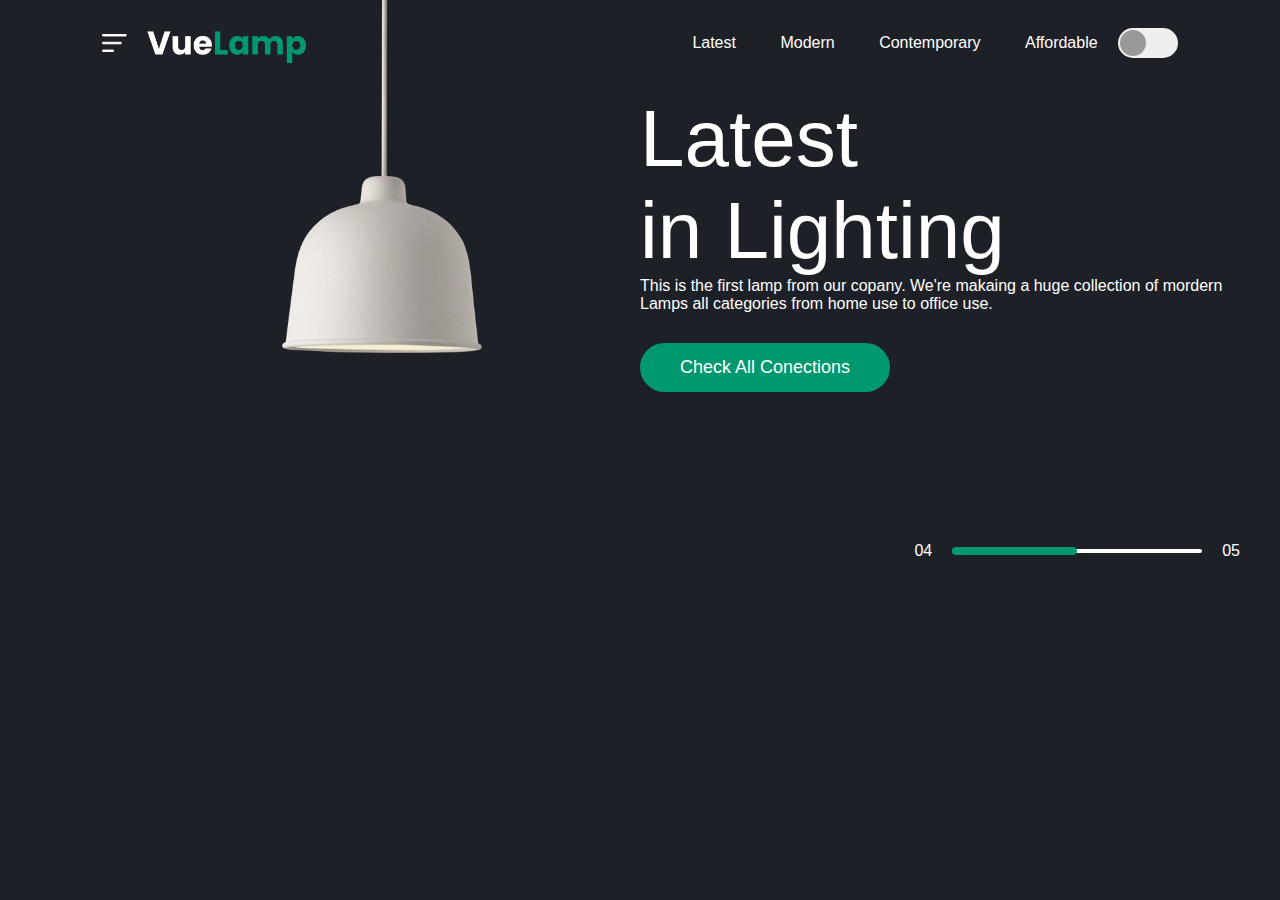
<file: index.html>
<!DOCTYPE html>
<html lang="en">
<head>
    <meta charset="UTF-8">
    <meta http-equiv="X-UA-Compatible" content="IE=edge">
    <meta name="viewport" content="width=device-width, initial-scale=1.0">
    <title>Great's Simple Wepage</title>
    <link rel="stylesheet" href="style.css">
</head>
<body>
    <div class="hero">
        <nav>
            <img src="images/menu.png" class="menu-img">
            <img src="images/logo.png" class="logo">
            <ul>
                <li><a href="latest.html">Latest</a></li>
                <li><a href="Morden.html">Modern</a></li>
                <li><a href="Contemporary.html">Contemporary</a></li>
                <li><a href="Affordable.html">Affordable</a></li>

            </ul>
            <button type="button" onclick="toggleBtn()" id="btn"><span></span></button>
        </nav> 

        <div class="lamp-container">            
            <img src="images/lamp.png" class="lamp">
            <img src="images/light.png" class="light" id="light">
        </div>

        <div class="text-container">
            <h1>Latest <br> in Lighting</h1>
            <p>This is the first lamp from
                our copany. We're makaing a
                huge collection of mordern Lamps
                all categories from home use to
                office use.
            </p>
            <a href="">Check All Conections</a>
            <div class="control">
                <p>04</p>
                <div class="line"><span></span></div>
                <p>05</p>
            </div>
        </div>

    </div>
<script>
    var btn = document.getElementById("btn")
    var light = document.getElementById("light")


    function toggleBtn(){
        btn.classList.toggle("active")
        light.classList.toggle("on")
    }
</script>
</body>
</html>
</file>
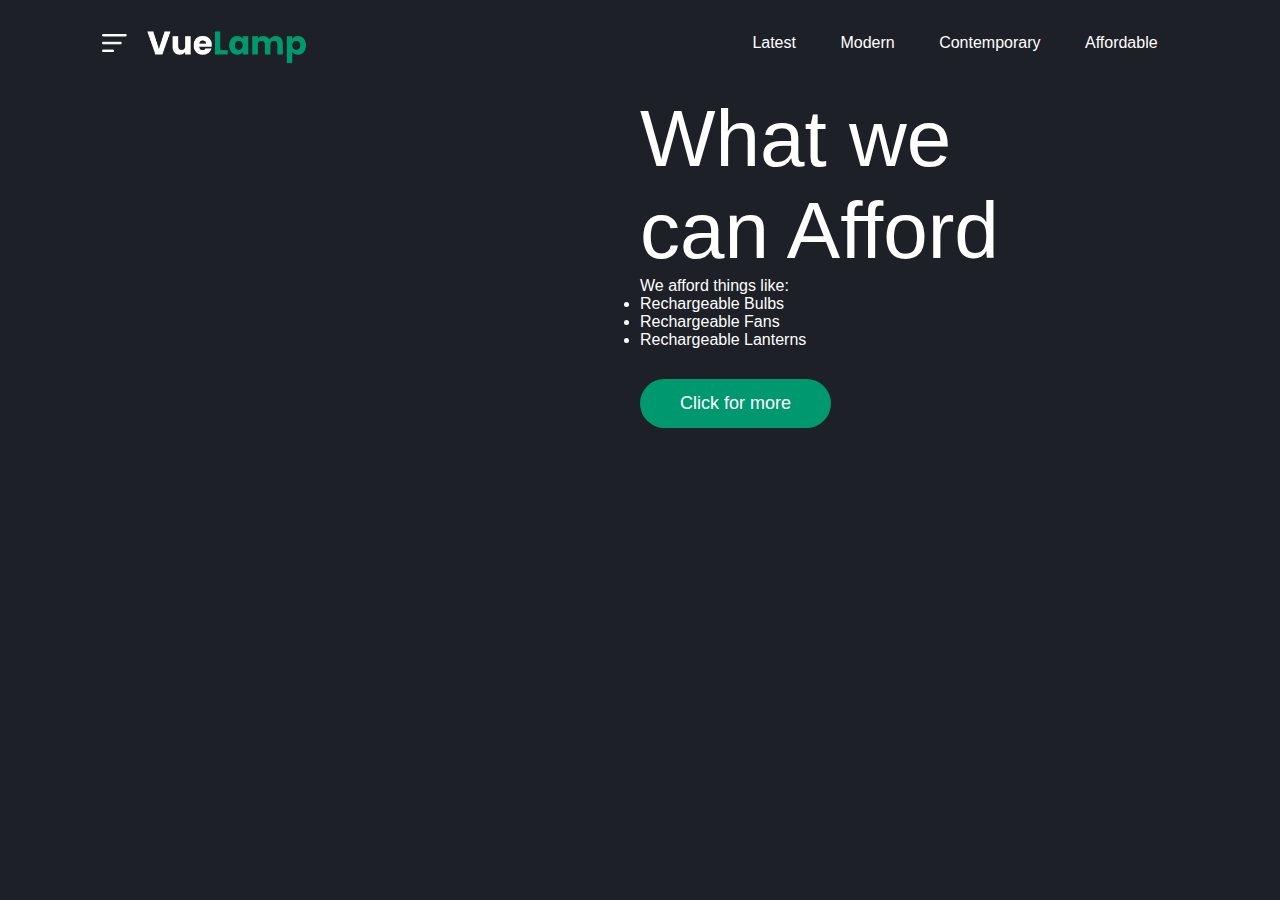
<file: Affordable.html>
<!DOCTYPE html>
<html lang="en">
<head>
    <meta charset="UTF-8">
    <meta http-equiv="X-UA-Compatible" content="IE=edge">
    <meta name="viewport" content="width=device-width, initial-scale=1.0">
    <title>Great's Simple Wepage</title>
    <link rel="stylesheet" href="style.css">
</head>
<body>
    <div class="hero">
        <nav>
            <img src="images/menu.png" class="menu-img">
            <img src="images/logo.png" class="logo">
            <ul>
                <li><a href="latest.html">Latest</a></li>
                <li><a href="Morden.html">Modern</a></li>
                <li><a href="Contemporary.html">Contemporary</a></li>
                <li><a href="Affordable.html">Affordable</a></li>

            </ul>
            <!-- <button type="button" onclick="toggleBtn()" id="btn"><span></span></button> -->
        </nav> 

         <!-- <div class="lamp-container">            
            <img src="images/lamp.png" class="lamp">
            <img src="images/light.png" class="light" id="light">
        </div> -->

        <div class="text-container">
            <h1>What we <br> can Afford</h1>
            <p>
                We afford things like:
                <ul>
                    <li>Rechargeable Bulbs</li>
                    <li>Rechargeable Fans</li>
                    <li>Rechargeable Lanterns</li>
                </ul>
            </p>
            <a href="">Click for more</a>
            <!-- <div class="control">
                <p>04</p>
                <div class="line"><span></span></div>
                <p>05</p>
            </div> -->
        </div>

    </div>
<script>
    var btn = document.getElementById("btn")
    var light = document.getElementById("light")


    function toggleBtn(){
        btn.classList.toggle("active")
        light.classList.toggle("on")
    }
</script>
</body>
</html>
</file>
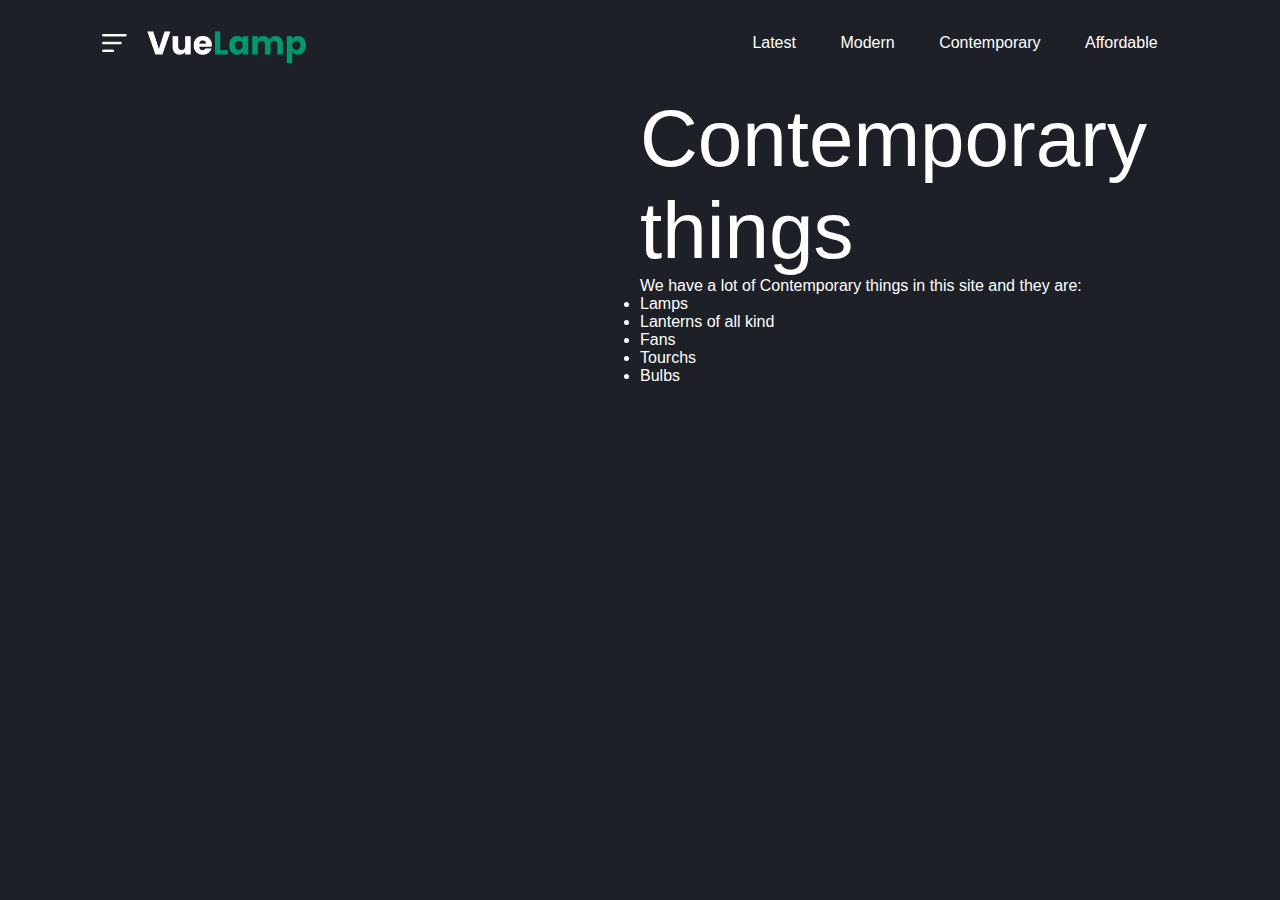
<file: Contemporary.html>
<!DOCTYPE html>
<html lang="en">
<head>
    <meta charset="UTF-8">
    <meta http-equiv="X-UA-Compatible" content="IE=edge">
    <meta name="viewport" content="width=device-width, initial-scale=1.0">
    <title>Great's Simple Wepage</title>
    <link rel="stylesheet" href="style.css">
</head>
<body>
    <div class="hero">
        <nav>
            <img src="images/menu.png" class="menu-img">
            <img src="images/logo.png" class="logo">
            <ul>
                <li><a href="latest.html">Latest</a></li>
                <li><a href="Morden.html">Modern</a></li>
                <li><a href="Contemporary.html">Contemporary</a></li>
                <li><a href="Affordable.html">Affordable</a></li>

            </ul>
            <!-- <button type="button" onclick="toggleBtn()" id="btn"><span></span></button> -->
        </nav> 

        <!-- <div class="lamp-container">            
            <img src="images/lamp.png" class="lamp">
            <img src="images/light.png" class="light" id="light">
        </div> -->

        <div class="text-container">
            <h1>Contemporary <br> things</h1>
            <p>
                We have a lot of Contemporary things in this site and they are:
                <ul>
                    <li>Lamps</li>
                    <li>Lanterns of all kind</li>
                    <li>Fans</li> 
                    <li>Tourchs</li> 
                    <li>Bulbs</li> 
                </ul>
            </p>
            <!-- <a href="">Check All Conections</a> -->
            <!-- <div class="control">
                <p>04</p>
                <div class="line"><span></span></div>
                <p>05</p>
            </div> -->
        </div>

    </div>
<script>
    var btn = document.getElementById("btn")
    var light = document.getElementById("light")


    function toggleBtn(){
        btn.classList.toggle("active")
        light.classList.toggle("on")
    }
</script>
</body>
</html>
</file>
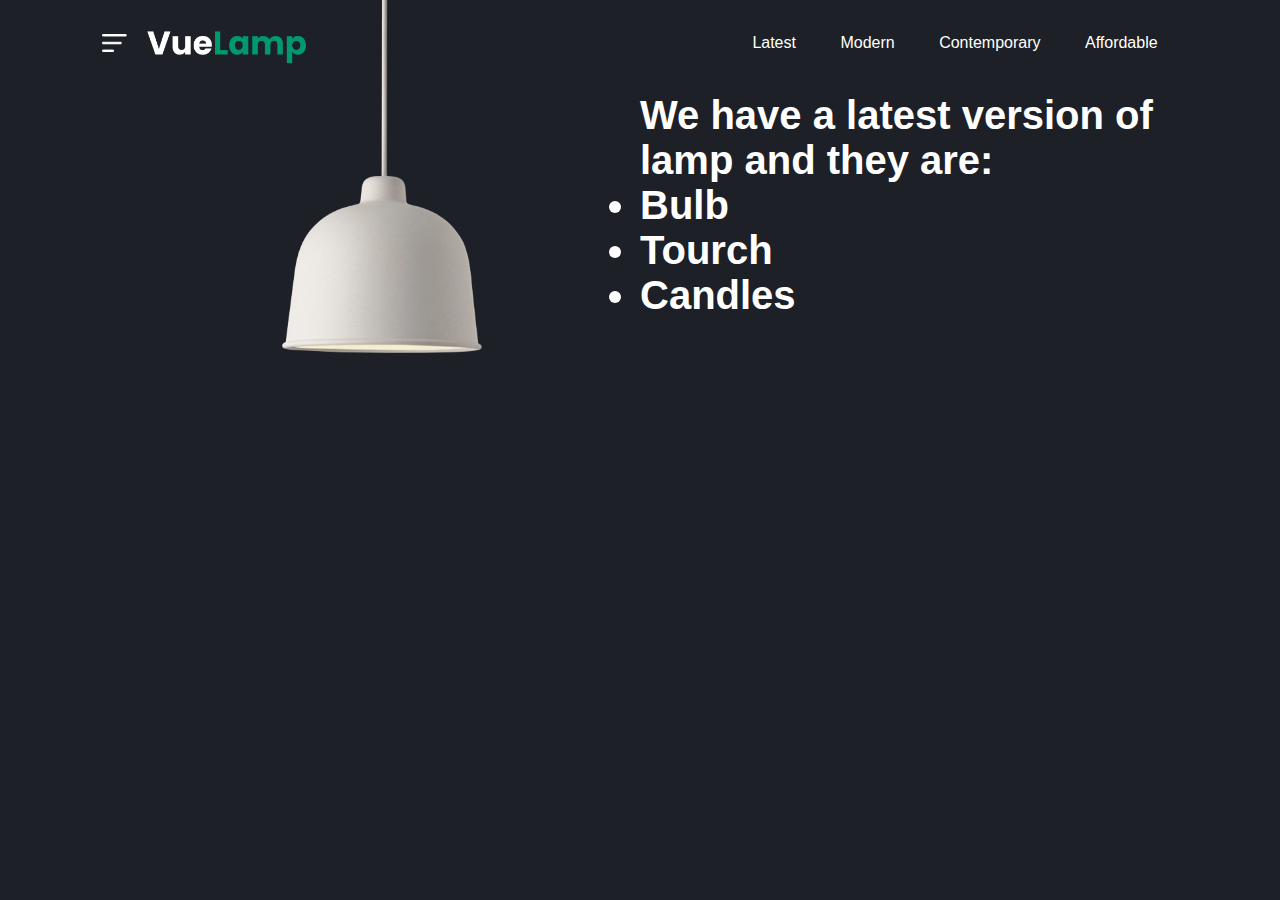
<file: Morden.html>
<!DOCTYPE html>
<html lang="en">
<head>
    <meta charset="UTF-8">
    <meta http-equiv="X-UA-Compatible" content="IE=edge">
    <meta name="viewport" content="width=device-width, initial-scale=1.0">
    <title>Great's Simple Wepage</title>
    <link rel="stylesheet" href="style.css">
</head>
<body>
    <div class="hero">
        <nav>
            <img src="images/menu.png" class="menu-img">
            <img src="images/logo.png" class="logo">
            <ul>
                <li><a href="latest.html">Latest</a></li>
                <li><a href="Morden.html">Modern</a></li>
                <li><a href="Contemporary.html">Contemporary</a></li>
                <li><a href="Affordable.html">Affordable</a></li>

            </ul>
            <!-- <button type="button" onclick="toggleBtn()" id="btn"><span></span></button> -->
        </nav> 

        <div class="lamp-container">            
            <img src="images/lamp.png" class="lamp">
            <!-- <img src="images/light.png" class="light" id="light"> -->
        </div>

        <!-- <div class="text-container">
            <h1>Latest <br> in Lighting</h1>
            <p>This is the first lamp from
                our copany. We're makaing a
                huge collection of mordern Lamps
                all categories from home use to
                office use.
            </p>
            <a href="">Check All Conections</a>
            <div class="control">
                <p>04</p>
                <div class="line"><span></span></div>
                <p>05</p>
            </div>
        </div>

    </div> -->
    <div class="sctext-container">
        <h1>We have a latest version of lamp and they are: 
            <ul><li>
                Bulb
            </li>
        <li>Tourch</li>
    <li>Candles</li></ul>
        </h1>
    </div>
<script>
    var btn = document.getElementById("btn")
    var light = document.getElementById("light")


    function toggleBtn(){
        btn.classList.toggle("active")
        light.classList.toggle("on")
    }
</script>
</body>
</html>
</file>
<file: style.css>
*{
    margin: 0;
    padding: 0;
    font-family: 'poppins', sans-serif;
    box-sizing: border-box;
}
.hero{
    background: #1d2026;
    min-height: 100vh;
    width: 100%;
    color: #fff;
    position: relative;
}
nav{
    display: flex;
    align-items: center;
    padding: 20px 8%;
}
nav .menu-img{
    width: 25px;
    margin-right: 20px;
    cursor: pointer;
}
nav .logo{
    width: 160px;
    cursor: pointer;
}
nav ul{
    flex: 1;
    text-align: right;
}
nav ul li{
    display: inline-block;
    list-style: none;
    margin: 0 20px;
}
nav ul li a{
    text-decoration: none;
    color: #fff;
}
button{
    background: #efefef;
    height: 30px;
    width: 60px;
    border-radius: 20px;
    border: 0;
    outline: 0;
    cursor: pointer;
    transition: background 0.5s;
}
button span{
    display: block;
    background: #999;
    height: 26px;
    width: 26px;
    border-radius: 50%;
    margin-left: 2px;
    transition: background 0.5s, margin-left 0.5s ;
}
.lamp-container{
    position: absolute;
    top: -30px;
    left: 22%;
    width: 200px;
}
.lamp{
    width: 100%;
}
.light{
    position: absolute;
    top: 97%;
    left: 50%;
    transform: translateX(-50%);
    width: 700px;
    margin-left: -10px;
    opacity: 0;
    transition: opacity 0.5s;
}
.text-container{
    max-width: 600px;
    margin-top: 7px;
    margin-left: 50%;
}
.text-container h1{
    font-size: 80px;
    font-weight: 400;
}
.sctext-container{
    max-width: 600px;
    margin-top: 7px;
    margin-left: 50%;
}
.sctext-container{
    font-size: 20px;
    font-weight: 400;
}
.text-container a{
    text-decoration: none;
    background: #00986f;
    padding: 14px 40px;
    display: inline-block;
    color: #fff;
    font-size: 18px;
    margin-top: 30px;
    border-radius: 30px;
}

.control{
    display: flex;
    align-items: center;
    justify-content: flex-end;
    margin-top: 150px;
}
.control .line{
    width: 250px;
    height: 4px;
    background: #fff;
    margin: 0 20px;
    border-radius: 2px;
}
.control .line span{
    width: 50%;
    height: 8px;
    margin-top: -2px;
    border-radius: 4px;
    background: #00986f;
    display: block;
}

.active{
    background: green;
}
.active span{
    background: #fff;
    margin-left: 31px;
}
.on{
    opacity: 1;
}
</file>
